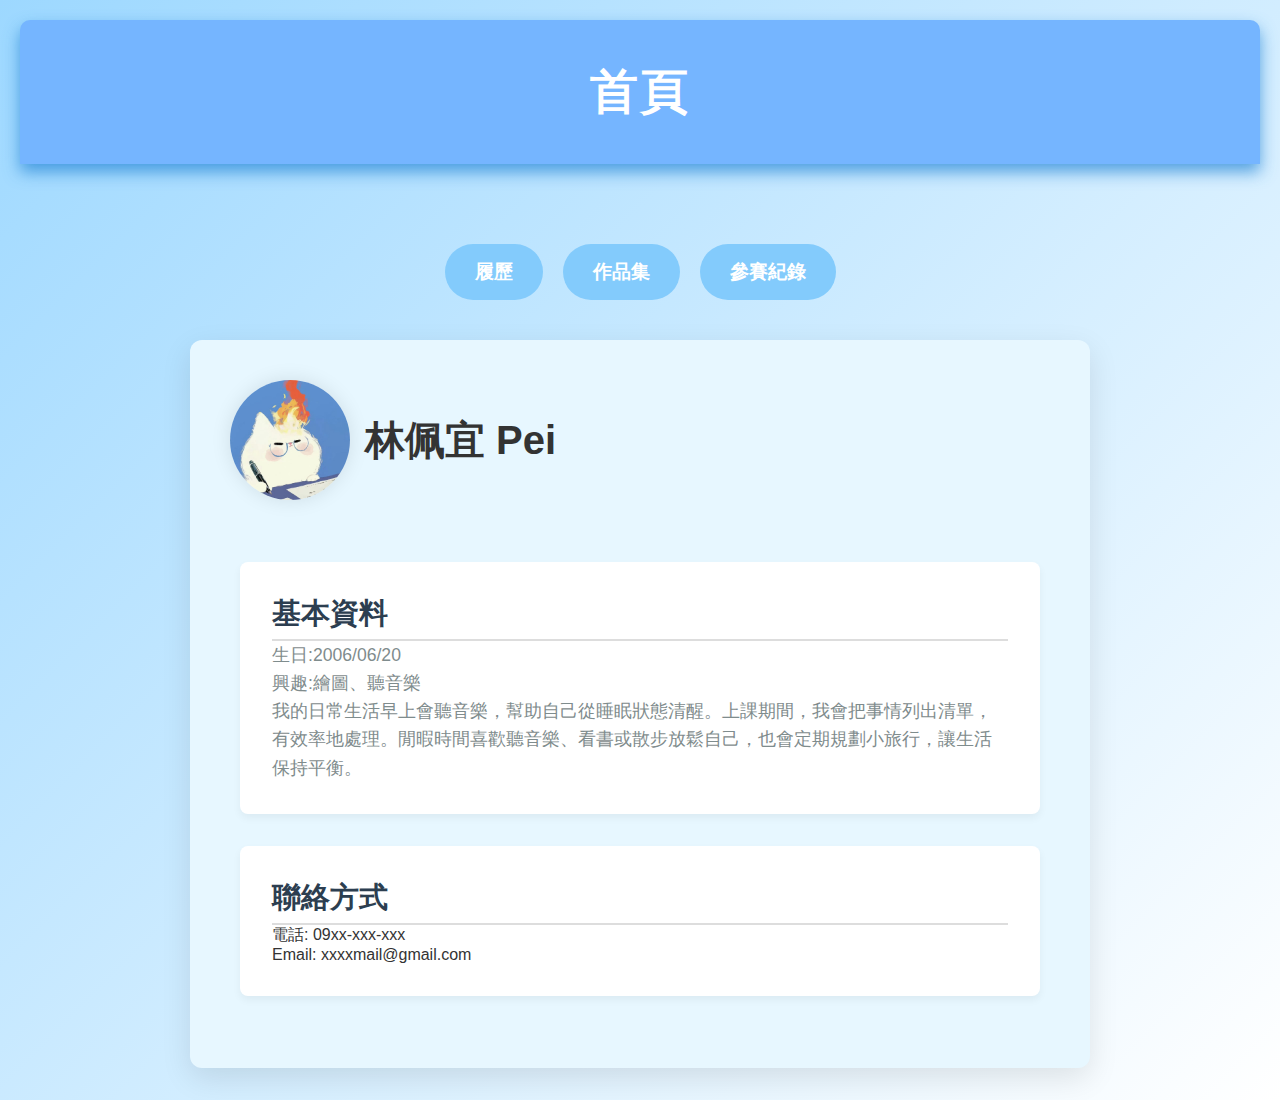
<file: resume/index.html>
<!DOCTYPE html>
<html lang="zh-Hant">
<head>
  <meta charset="UTF-8">
  <meta name="viewport" content="width=device-width, initial-scale=1.0">
  <title>個人簡介 | 你的名字</title>
  <link rel="stylesheet" href="3.css">
</head>
<body>

  <!-- 主要標題區域 -->
  <header class="main-header">
    <h1>首頁</h1>
  </header>
<!-- 按鈕區 -->
<div class="button-container">
      <a href="resume.html" class="half-circle-btn" target="_blank">履歷</a>
  <a href="1.html" class="half-circle-btn" target="_blank">作品集</a>
  <a href="2.html" class="half-circle-btn" target="_blank">參賽紀錄</a>
</div>
  <!-- 個人簡介區 -->
  <section class="profile">
    <div class="profile-header">
      <img src="img/𝕱𝖊𝖍𝖑𝖊𝖗_𝕽𝖊𝖚𝖊 𝒔𝒂𝒗𝒆 = 𝒇𝒐𝒍𝒍𝒐𝒘🌷.jpg" alt="你的名字" class="profile-img">
      <h2>林佩宜 Pei</h2>
    </div>

    <div class="section">
      <section class="intro">
        <h3>基本資料</h3>
        <p>生日:2006/06/20</p>
        <p>興趣:繪圖、聽音樂</p>
        <p>我的日常生活早上會聽音樂，幫助自己從睡眠狀態清醒。上課期間，我會把事情列出清單，有效率地處理。閒暇時間喜歡聽音樂、看書或散步放鬆自己，也會定期規劃小旅行，讓生活保持平衡。
</p>
      </section>


      <section class="contact">
        <h3>聯絡方式</h3>
        <p>電話: 09xx-xxx-xxx</a></p>
        <p>Email: xxxxmail@gmail.com</a></p>
      </section>
    </div>
  </section>

</body>
</html>
</file>
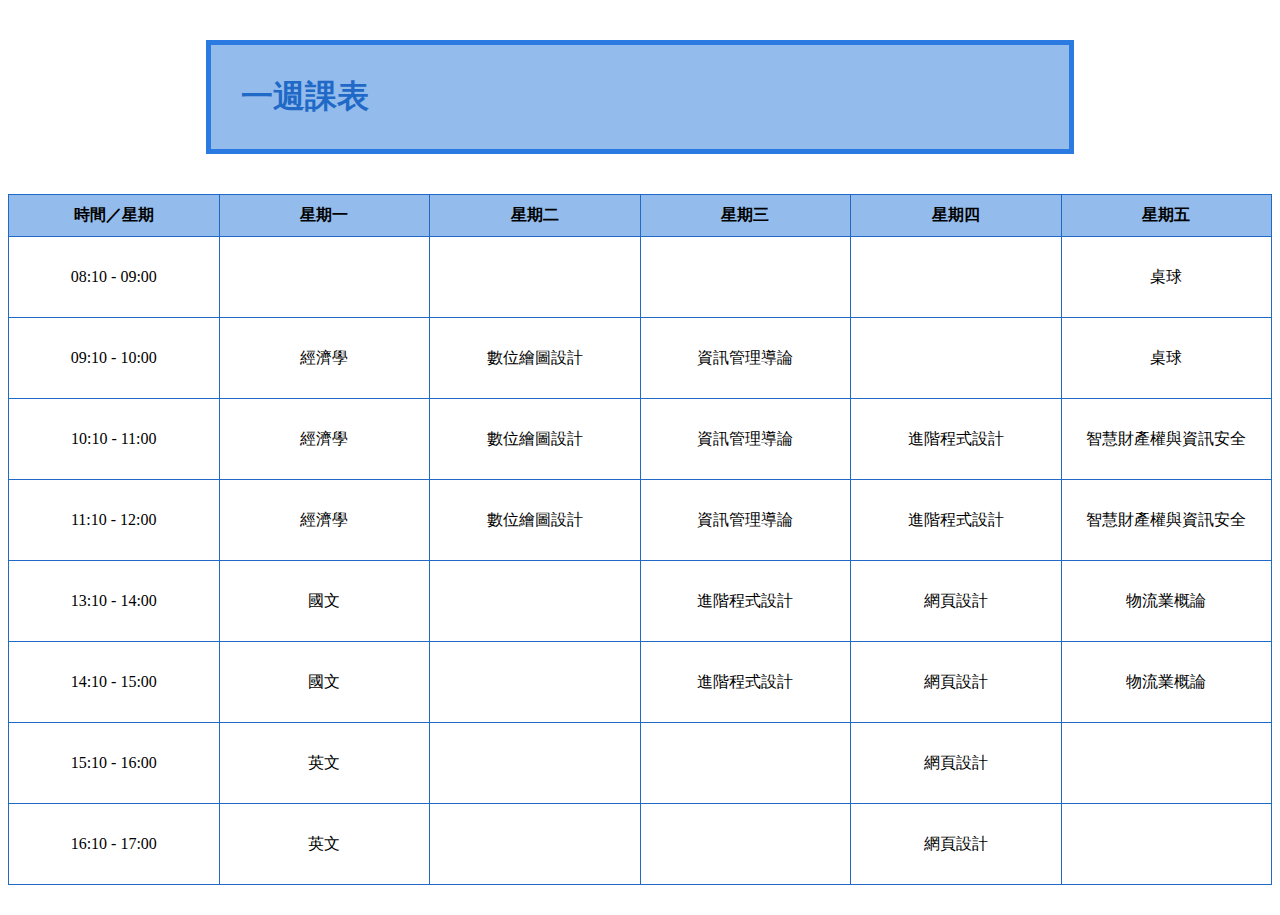
<file: resume/class/index.html>
<!DOCTYPE html>
<html lang="zh-Hant">
<head>
  <meta charset="UTF-8">
  <title>我的課表</title>
<link rel="stylesheet" href="styy.css" media="all">
</head>
<body>
  <h1>一週課表</h1>
  <table>
    <tr>
      <th>時間／星期</th>
      <th>星期一</th>
      <th>星期二</th>
      <th>星期三</th>
      <th>星期四</th>
      <th>星期五</th>
    </tr>
    <tr>
      <td>08:10 - 09:00</td>
      <td></td>
      <td></td>
      <td></td>
      <td></td>
      <td>桌球</td>
    </tr>
    <tr>
      <td>09:10 - 10:00</td>
      <td>經濟學</td>
      <td>數位繪圖設計</td>
      <td>資訊管理導論</td>
      <td></td>
      <td>桌球</td>
    </tr>
    <tr>
        <td>10:10 - 11:00</td>
        <td>經濟學</td>
        <td>數位繪圖設計</td>
        <td>資訊管理導論</td>
        <td>進階程式設計</td>
        <td>智慧財產權與資訊安全</td>
      </tr>
      <tr>
        <td>11:10 - 12:00</td>
        <td>經濟學</td>
        <td>數位繪圖設計</td>
        <td>資訊管理導論</td>
        <td>進階程式設計</td>
        <td>智慧財產權與資訊安全</td>
      </tr>
      <tr>
        <td>13:10 - 14:00</td>
        <td>國文</td>
        <td></td>
        <td>進階程式設計</td>
        <td>網頁設計</td>
        <td>物流業概論</td>
      </tr>
      <tr>
        <td>14:10 - 15:00</td>
        <td>國文</td>
        <td></td>
        <td>進階程式設計</td>
        <td>網頁設計</td>
        <td>物流業概論</td>
      </tr>
      <tr>
        <td>15:10 - 16:00</td>
        <td>英文</td>
        <td></td>
        <td></td>
        <td>網頁設計</td>
        <td></td>
      </tr>
      <tr>
        <td>16:10 - 17:00</td>
        <td>英文</td>
        <td></td>
        <td></td>
        <td>網頁設計</td>
        <td></td>
      </tr>
  </table>
</body>
</html>
</file>
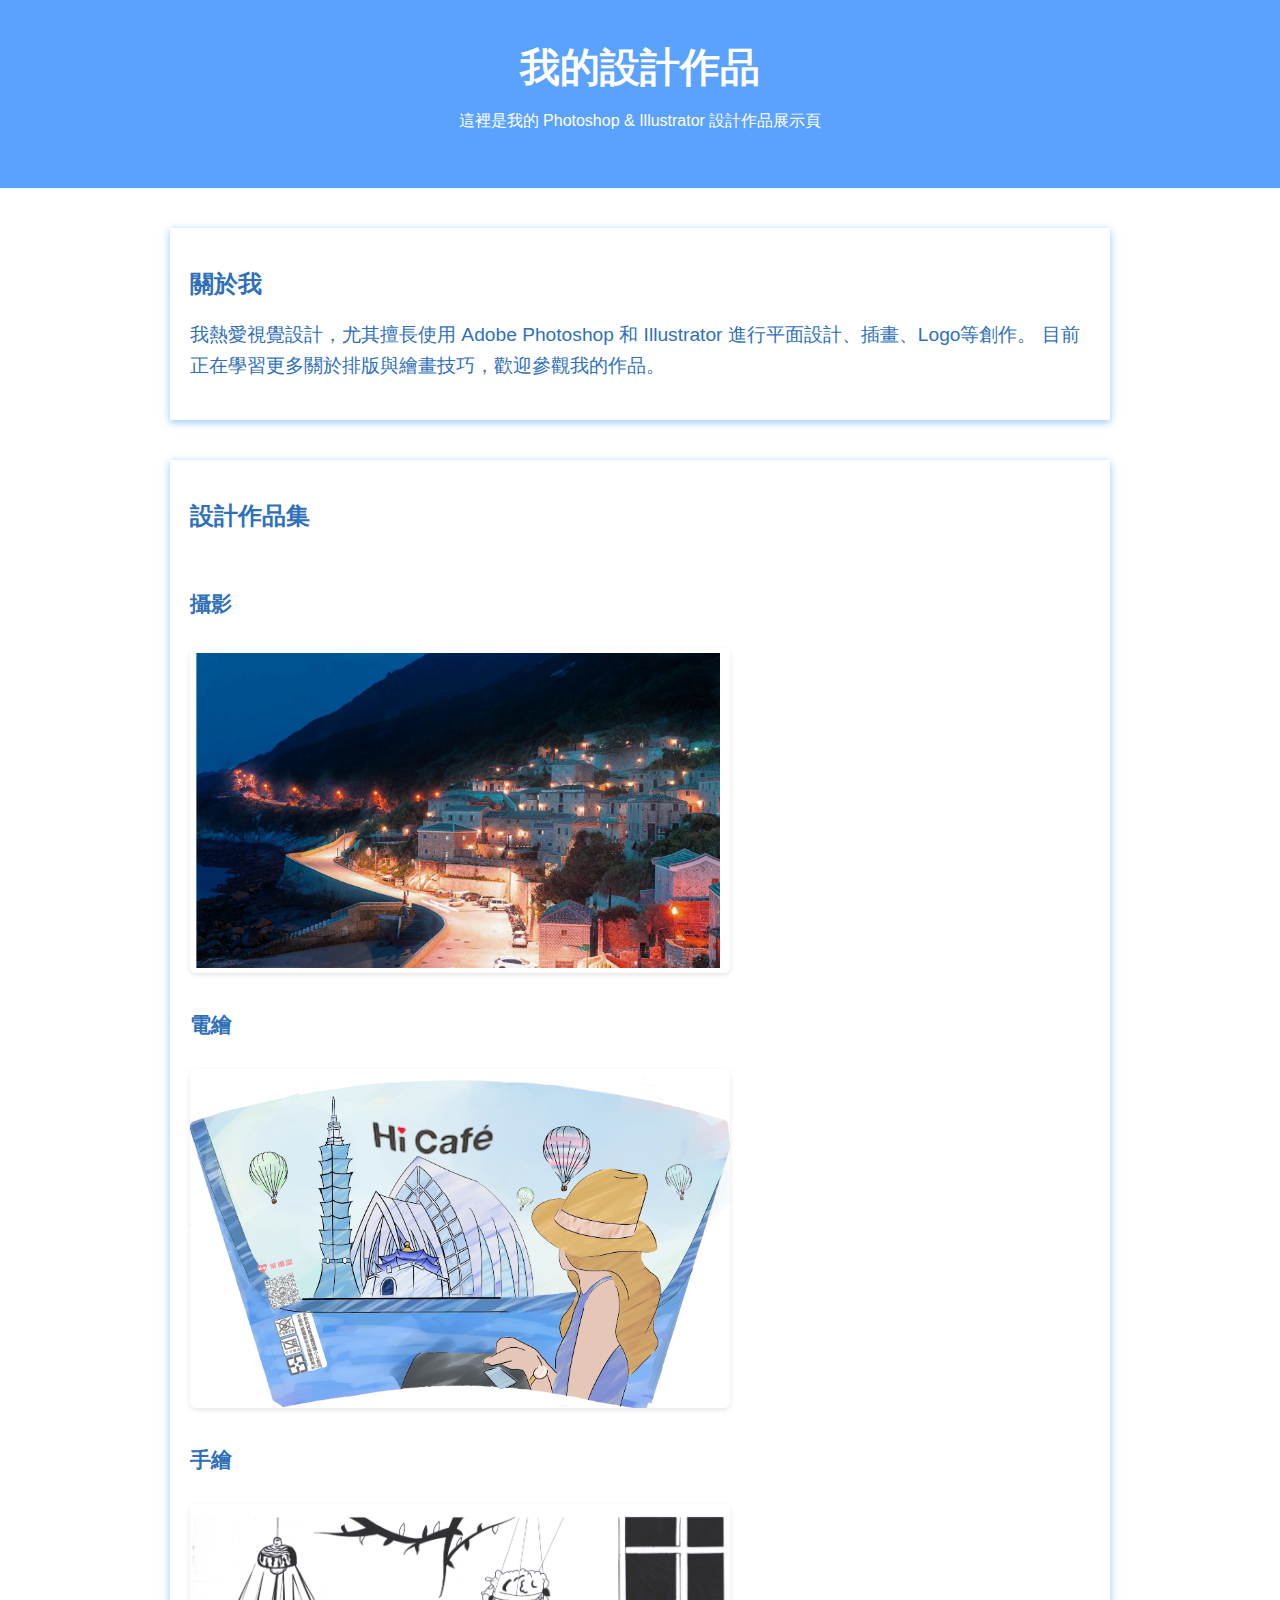
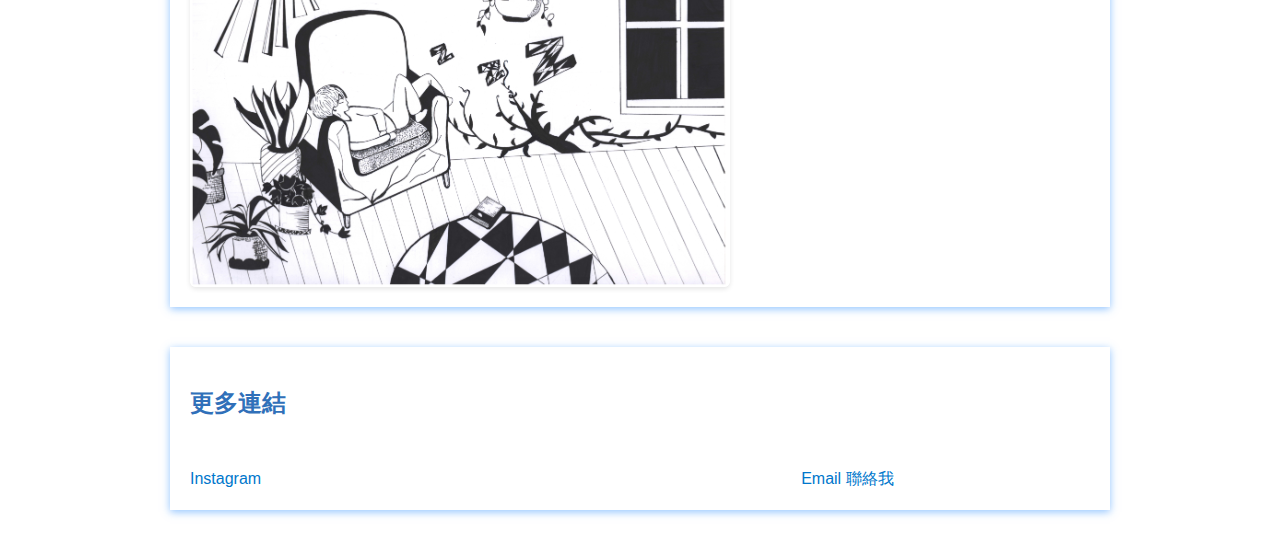
<file: resume/1.html>
<!DOCTYPE html>
<html lang="zh-Hant">
<head>
  <meta charset="UTF-8">
  <meta name="viewport" content="width=device-width, initial-scale=1.0">
  <title>我的設計作品 | Photoshop & Illustrator</title>   
  <link rel="stylesheet" href="1.css">
</head>
<body>

  <header>
    <h1>我的設計作品</h1>
    <p>這裡是我的 Photoshop & Illustrator 設計作品展示頁</p>
  </header>

  <section class="intro">
    <h2>關於我</h2>
    <p>
      我熱愛視覺設計，尤其擅長使用 Adobe Photoshop 和 Illustrator 進行平面設計、插畫、Logo等創作。
      目前正在學習更多關於排版與繪畫技巧，歡迎參觀我的作品。
    </p>
  </section>

 <section class="gallery">
  <h2>設計作品集</h2>

  <div class="text">攝影</div>
  <img src="img/ps.png" alt="作品 1">

  <div class="text">電繪</div>
  <img src="img/咖啡.png" alt="作品 2">

  <div class="text">手繪</div>
  <img src="img/01.jpg" alt="作品 3">
</section>

<section class="gallery">
  <h2>更多連結</h2>
  <div class="links">
    <a href="https://www.instagram.com/你的帳號" target="_blank">Instagram</a>
    <a href="mailto:your.email@example.com">Email 聯絡我</a>
  </div>
</section>

</body>
</html>
</file>
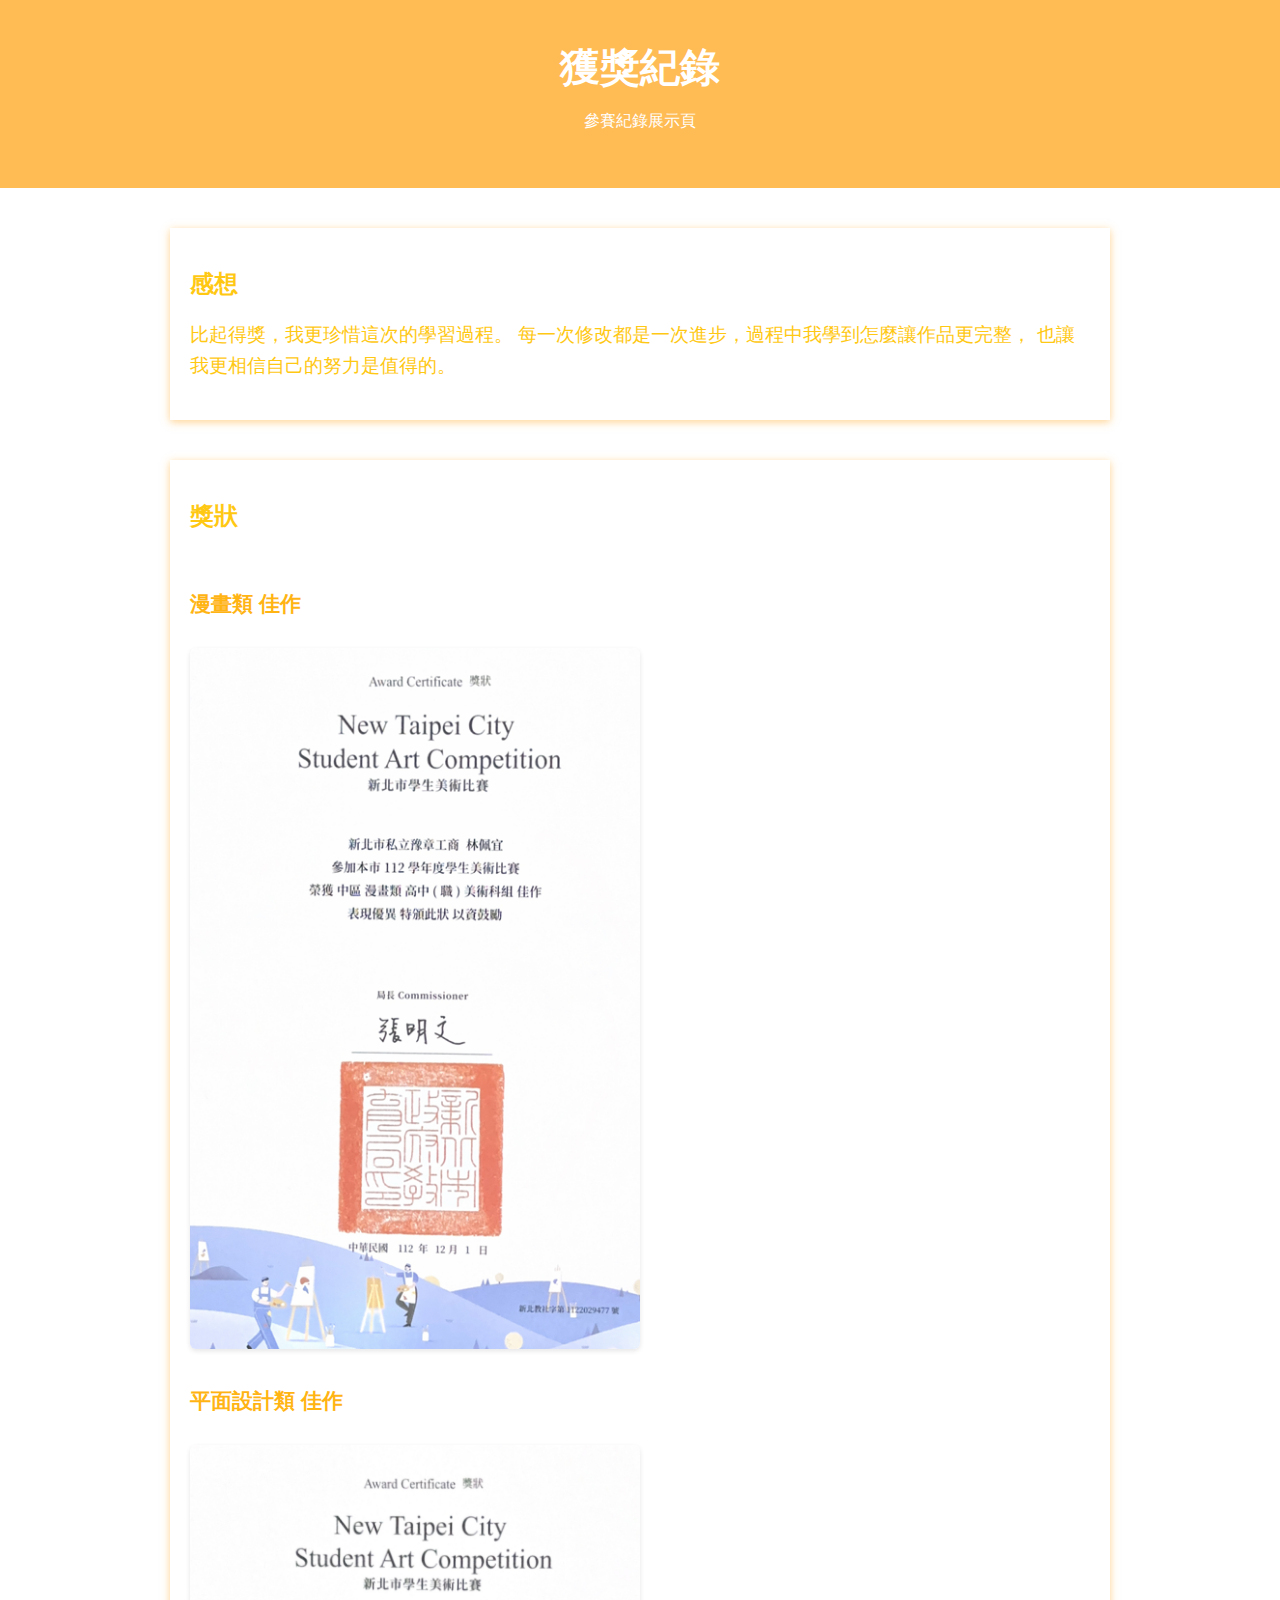
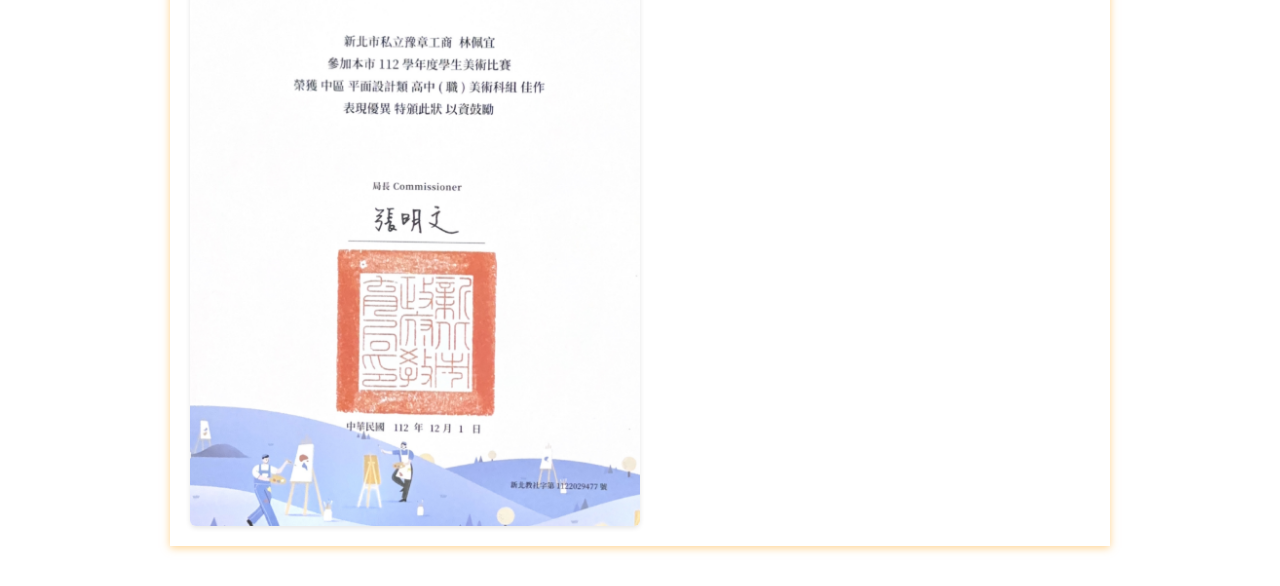
<file: resume/2.html>
<!DOCTYPE html>
<html lang="zh-Hant">
<head>
  <meta charset="UTF-8">
  <meta name="viewport" content="width=device-width, initial-scale=1.0">
  <title>參賽紀錄</title>   
  <link rel="stylesheet" href="2.css">
</head>
<body>

  <header>
    <h1>獲獎紀錄</h1>
    <p>參賽紀錄展示頁</p>
  </header>

  <section class="intro">
    <h2>感想</h2>
    <p>比起得獎，我更珍惜這次的學習過程。
      每一次修改都是一次進步，過程中我學到怎麼讓作品更完整，
      也讓我更相信自己的努力是值得的。
    </p>
  </section>

 <section class="gallery">
  <h2>獎狀</h2>

  <div class="text">漫畫類 佳作</div>
  <img src="img/001.png" alt="作品 1">

  <div class="text">平面設計類 佳作</div>
  <img src="img/002.png" alt="作品 2">

</section>

</body>
</html>
</file>
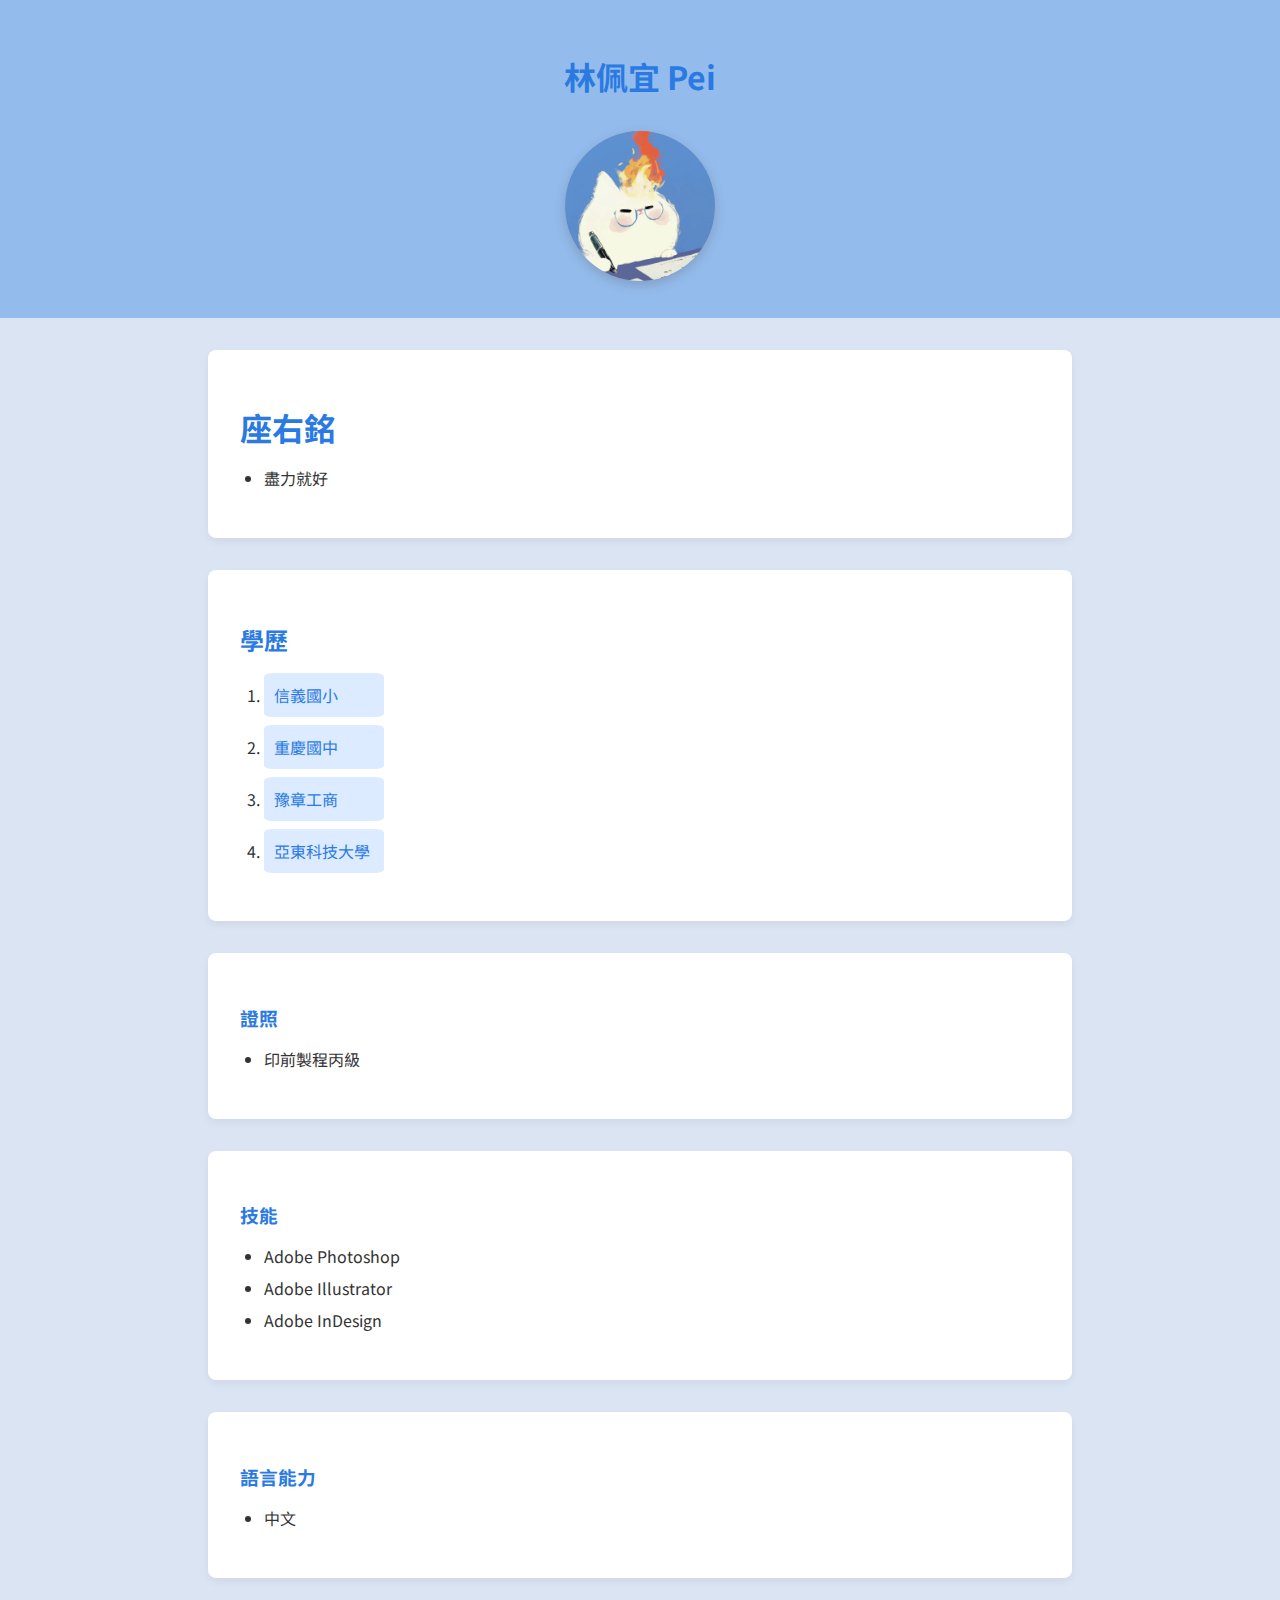
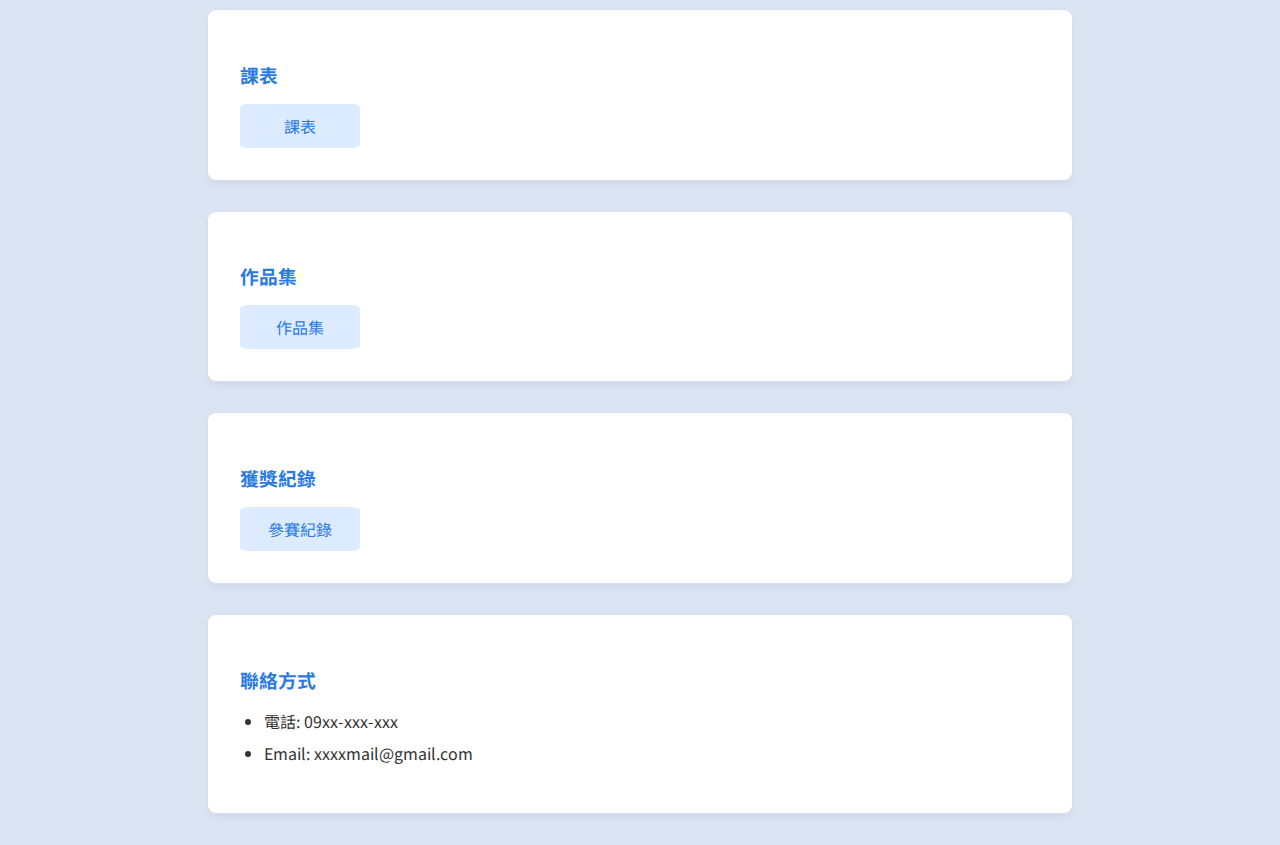
<file: resume/resume.html>
<!DOCTYPE html>
<html lang="zh-Hant">
<head>
  <meta charset="UTF-8" />
  <meta name="viewport" content="width=device-width, initial-scale=1.0" />
  <title>林佩宜的個人履歷</title>
  <link rel="shortcut icon" href="favicon.ico" type="image/x-icon">
  <link href="https://fonts.googleapis.com/css2?family=Noto+Sans+TC:wght@400;700&display=swap" rel="stylesheet">
  <link rel="stylesheet" href="resume.css">
</head>
<body>

  <header>
    <h1>林佩宜 Pei</h1>
    <img src="img/𝕱𝖊𝖍𝖑𝖊𝖗_𝕽𝖊𝖚𝖊 𝒔𝒂𝒗𝒆 = 𝒇𝒐𝒍𝒍𝒐𝒘🌷.jpg" alt="個人照片">
  </header>

  <section>
    <h1>座右銘</h1>
    <ul>
      <li>盡力就好</li>
    </ul>
  </section>

  <section class="menu">
  <h2>學歷</h2>
  <ol>
    <li><a href="https://www.thyes.ntpc.edu.tw/">信義國小</a></li>
    <li><a href="https://www.ccjh.ntpc.edu.tw/">重慶國中</a></li>
    <li><a href="https://www.ycvs.ntpc.edu.tw/">豫章工商</a></li>
    <li><a href="https://www.aeust.edu.tw/">亞東科技大學</a></li>
  </ol>
  </section>

  <section>
    <h3>證照</h3>
    <ul>
      <li>印前製程丙級</li>
    </ul>
  </section>

  <section>
  <h3>技能</h3>
  <ul>
    <li>Adobe Photoshop </li>
    <li>Adobe Illustrator</li>
    <li>Adobe InDesign</li>
  </ul>
</section>

  <section>
    <h3>語言能力</h3>
    <ul>
      <li>中文</li>
    </ul>
  </section>

<section class="aa">
  <h3>課表</h3>
  <a href="class/index.html">課表</a> 
</section>

<section class="aa">
  <h3>作品集</h3>
  <a href="1.html">作品集</a>
</section>

<section class="aa">
  <h3>獲獎紀錄</h3>
  <a href="2.html">參賽紀錄</a> 
</section>

<section>
  <h3>聯絡方式</h3>
  <ul>
    <li>電話: 09xx-xxx-xxx</li>
    <li>Email: xxxxmail@gmail.com</li>
  </ul>
</section>

</body>
</html>
</file>
<file: resume/3.css>
/* 全局設置 */
* {
  margin: 0;/*外邊距*/
  padding: 0;/*內邊距*/
  box-sizing: border-box;
}

body {
  font-family: 'Arial', sans-serif;
  background-color: #f1f1f1;
  color: #333;
  display: flex;
  flex-direction: column;
  align-items: center;
  min-height: 100vh;
  background-image: linear-gradient(135deg, #9dd8ff, #ffffff); /* 漸變色背景，模擬布料 */
  padding: 20px;
}

.main-header {
  width: 100%;
  background: #75b5ff;
  color: #fff;
  text-align: center;
  padding: 40px 20px;
  margin-bottom: 30px;
  border-radius: 10px 10px 0 0;
  box-shadow: 0 8px 16px rgba(35, 133, 214, 0.726);
  position: relative;
  top: 0;
}

.main-header h1 {
  font-size: 3em;
  font-weight: bold;
  letter-spacing: 2px;
  text-transform: uppercase;
}

/* 個人簡介區 */
.profile {
  max-width: 900px;
  width: 100%;
  padding: 40px;
  background-color: #e7f7ff;
  border-radius: 12px;
  box-shadow: 0 10px 30px rgba(0, 0, 0, 0.1);
  transform: translateY(20px); /* 向下位移 */
  display: flex;
  flex-direction: column;
  gap: 30px;
  margin-top: 20px;
}

/* 頭像區 */
.profile-header {
   display: flex;
  align-items: center; /* 垂直居中對齊 */
  gap: 15px;
}

.profile-header img {
  border-radius: 50%;
  width: 120px;
  height: 120px;
  object-fit: cover;
  box-shadow: 0 0 20px rgba(0, 0, 0, 0.1);
}

.profile-header h2 {
  font-size: 2.5em;
  color: #333;
  font-weight: bold;
}

/* 內容區 */
.profile-content {
  display: flex;
  flex-direction: column;
}

h3 {
  font-size: 1.8em;
  font-weight: bold;
  color: #2c3e50;
  border-bottom: 2px solid #ddd;
  padding-bottom: 5px;
}

.intro p, .experience p, .skills ul {
  font-size: 1.1em;
  line-height: 1.6;
  color: #7f8c8d;
}

.skills ul {
  list-style-type: none;
  padding: 0;
}

.skills li {
  margin-bottom: 8px;
  padding-left: 10px;
  position: relative;
}

.skills li:before {
  content: "•";
  position: absolute;
  left: 0;
  color: #3498db;
  font-size: 1.5em;
  top: 0;
}

section {
  max-width: 800px;
  margin: 2rem auto;
  background: rgb(255, 255, 255);
  padding: 2rem;
  margin-top: 2rem;
  border-radius: 8px;
  box-shadow:0 4px 8px rgba(0,0,0,0.05);
}

/* 聯絡方式 */
.contact a {
  color: #3498db;
  text-decoration: none;
  font-size: 1.2em;
  transition: all 0.3s ease;
}

.contact a:hover {
  color: #2980b9;
  text-decoration: underline;
}


/* 半圓形按鈕容器 */
.button-container {
  display: flex; 
  justify-content: center; /* 水平居中 */
  gap: 20px; /* 間距 */
  margin-top: 50px; 
  flex-wrap: wrap; /* 換行 */
}

/* 半圓形按鈕 */
.half-circle-btn {
  display: inline-block;
  text-decoration: none;
  padding: 15px 30px;
  background-color: #83cbfc; /* 按鈕顏色 */
  color: #fff; /* 文字顏色 */
  font-size: 1.2em;
  font-weight: bold;
  border-radius: 30px; /* 半圓角效果 */
  position: relative;
  transition: all 0.3s ease;
  text-align: center;
}

/* 鼠標懸停效果 */
.half-circle-btn:hover {
  background-color: #2aaaff; /* 懸停時改變顏色 */
  box-shadow: 0 6px 12px rgba(0, 0, 0, 0.2);
}

/* 按鈕*/
.half-circle-btn::after {
  position: absolute;
  top: 50%;
  transform: translateY(-50%);
  font-size: 1.5em;
}
</file>
<file: resume/class/styy.css>
body {
    background-color: rgb(255, 255, 255);
}
h1 {
    width: 798px;
    margin: 40px auto;
    padding: 30px;
    border: 5px solid  #2a7ae2;
    background-color: #93bcec;
    color: #2169c7;
}
 table {
      border-collapse: collapse;
      width: 100%;
      margin-bottom: 30px;
    }

    th, td {
      border: 1px solid #2169c7;
      padding: 10px;
      text-align: center;
      width: 10em;
    }

    th {
      background-color: #93bcec;
    }

    td {
      height: 60px;
    }
</file>
<file: resume/1.css>
body {
      font-family: 'Helvetica Neue', sans-serif;
      background-color: #ffffff;
      color: #3070b9;
      margin: 0;
      padding: 0;
    }
    header {
      background-color: #5ba2ff;
      color: white;
      padding: 40px 20px;
      text-align: center;
    }
    header h1 {
      margin: 0;
      font-size: 2.5em;
    }
    section {
      max-width: 900px;
      margin: 40px auto;
      padding: 20px;
      background-color: white;
      box-shadow: 0 2px 8px rgba(45, 143, 255, 0.527);
    }
    .intro p {
      font-size: 1.2em;
      line-height: 1.6em;
    }
    .gallery {
      display: flex;
      flex-direction: column;
      gap: 30px;
    }
    .gallery img{
         width: 60%;
         height: auto;
         display: block;
         border-radius: 6px;
         box-shadow: 0 2px 5px rgba(0,0,0,0.1);
    }
    .text {
        margin-top: 8px;
        font-size: 1.3em;
        color: #3070b9;
        font-weight: bold;
    }
    footer {
      text-align: center;
      padding: 20px;
      font-size: 0.9em;
      color: #666;
    }
.links {
  display: flex;       /* 水平排列 */
  gap: 60%;           /* 每個連結之間的間距 */
  align-items: center; /* 垂直置中（可選） */
}

.links a {
  color: #0077cc;
  text-decoration: none;
  font-size: 1em;
}

.links a:hover {
  text-decoration: underline;
}
</file>
<file: resume/2.css>
body {
      font-family: 'Helvetica Neue', sans-serif;
      background-color: #ffffff;
      color: #ffc813;
      margin: 0;
      padding: 0;
    }
    header {
      background-color: #ffbb54;
      color: white;
      padding: 40px 20px;
      text-align: center;
    }
    header h1 {
      margin: 0;
      font-size: 2.5em;
    }
    section {
      max-width: 900px;
      margin: 40px auto;
      padding: 20px;
      background-color: white;
      box-shadow: 0 2px 8px rgba(255, 171, 45, 0.527);
    }
    .intro p {
      font-size: 1.2em;
      line-height: 1.6em;
    }
    .gallery {
      display: flex;
      flex-direction: column;
      gap: 30px;
    }
    .gallery img{
         width: 50%;
         height: auto;
         display: block;
         border-radius: 6px;
         box-shadow: 0 2px 5px rgba(0,0,0,0.1);
    }
    .text {
        margin-top: 8px;
        font-size: 1.3em;
        color: #ffb413;
        font-weight: bold;
    }
    footer {
      text-align: center;
      padding: 20px;
      font-size: 0.9em;
      color: #666;
    }
.links {
  display: flex;       /* 水平排列 */
  gap: 60%;           /* 每個連結之間的間距 */
  align-items: center; /* 垂直置中（可選） */
}

.links a {
  color: #0077cc;
  text-decoration: none;
  font-size: 1em;
}

.links a:hover {
  text-decoration: underline;
}
</file>
<file: resume/resume.css>
body {
  font-family: 'Noto Sans TC', sans-serif;
  margin: 0;
  background-color: #dae4f3;
  color: #333;
}

header {
  background-color: #93bcec;
  color: white;
  text-align: center;
  padding: 2rem;
}
.typing {
  font-family: monospace;
  white-space: nowrap;
  overflow: hidden;
  border-right: 3px solid #333;
  animation: typing 4s steps(30, end), blink 0.75s step-end infinite;
}

header img {
  width: 150px;
  height: 150px;
  border-radius: 50%;
  object-fit: cover;
  margin-top: 1rem;
  box-shadow: 0 4px 12px rgba(70, 34, 34, 0.2);
}

section {
  max-width: 800px;
  margin: 2rem auto;
  background: rgb(255, 255, 255);
  padding: 2rem;
  margin-top: 2rem;
  border-radius: 8px;
  box-shadow:0 4px 8px rgba(0,0,0,0.05);
}

h1, h2, h3, h4, h5 {
  color: #2a7ae2;
  margin-bottom: 1rem;
}

ul, ol {
  padding-left: 1.5rem;
}

li {
  margin: 0.5rem 0;
}

a {
  color: #2a7ae2;
  text-decoration: none;
}

a:hover {
  text-decoration: underline;
}

hr {
  border: none;
  border-top: 1px solid #ddd;
  margin: 2rem 0;
}


@media (max-width: 600px) {
  header img {
    width: 100px;
    height: 100px;
  }

  section {
    padding: 1rem;
  }
}

.menu a{
 width: 100px;
 display: block;
 padding: 10px;
 background: #dcebff;
 border-radius: 8%;
 color: #2a7ae2;
 text-decoration: none;
}

.menu a:hover{
  background: #bedaff;
}


.aa a{
 width: 100px;
 display: block;
 padding: 10px;
 background: #dcebff;
 border-radius: 8%;
 color: #2a7ae2;
 text-decoration: none;
 text-align: center;
}

.aa a:hover{
  background: #bedaff;
}
</file>
